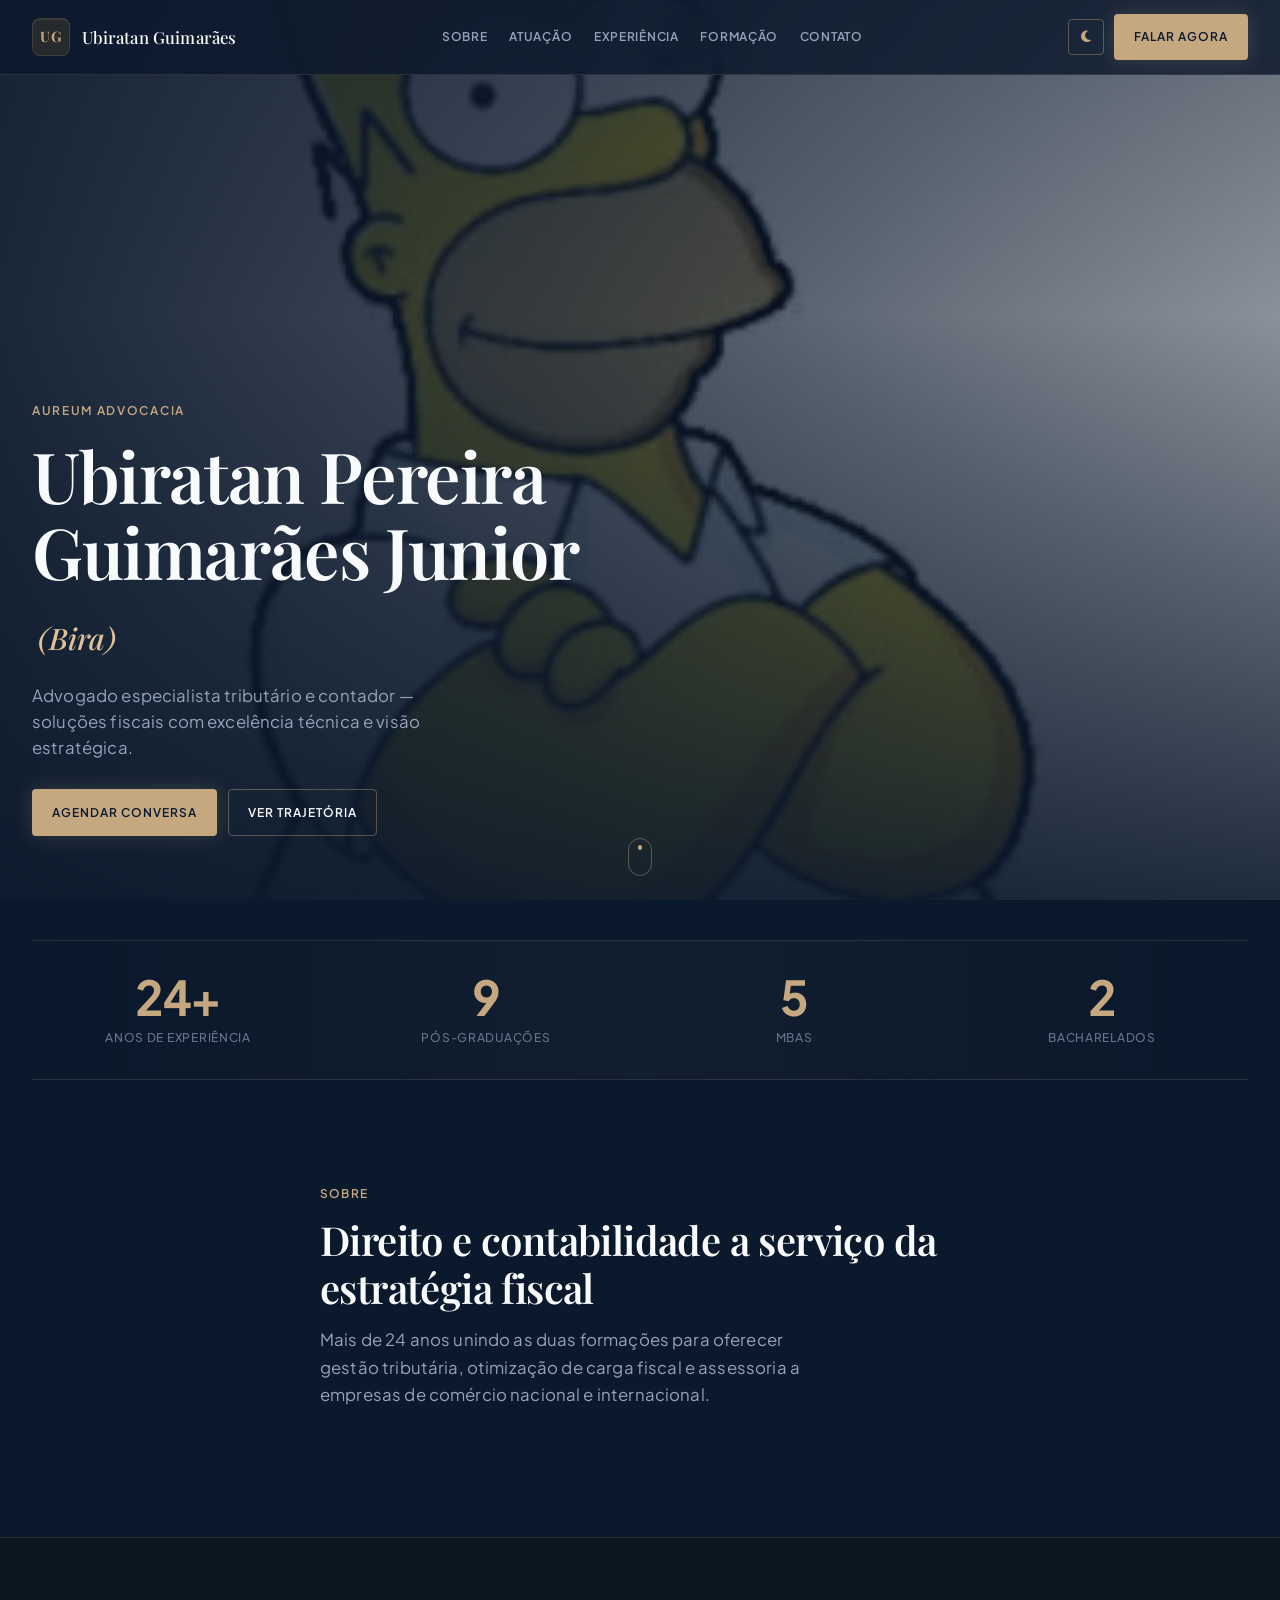
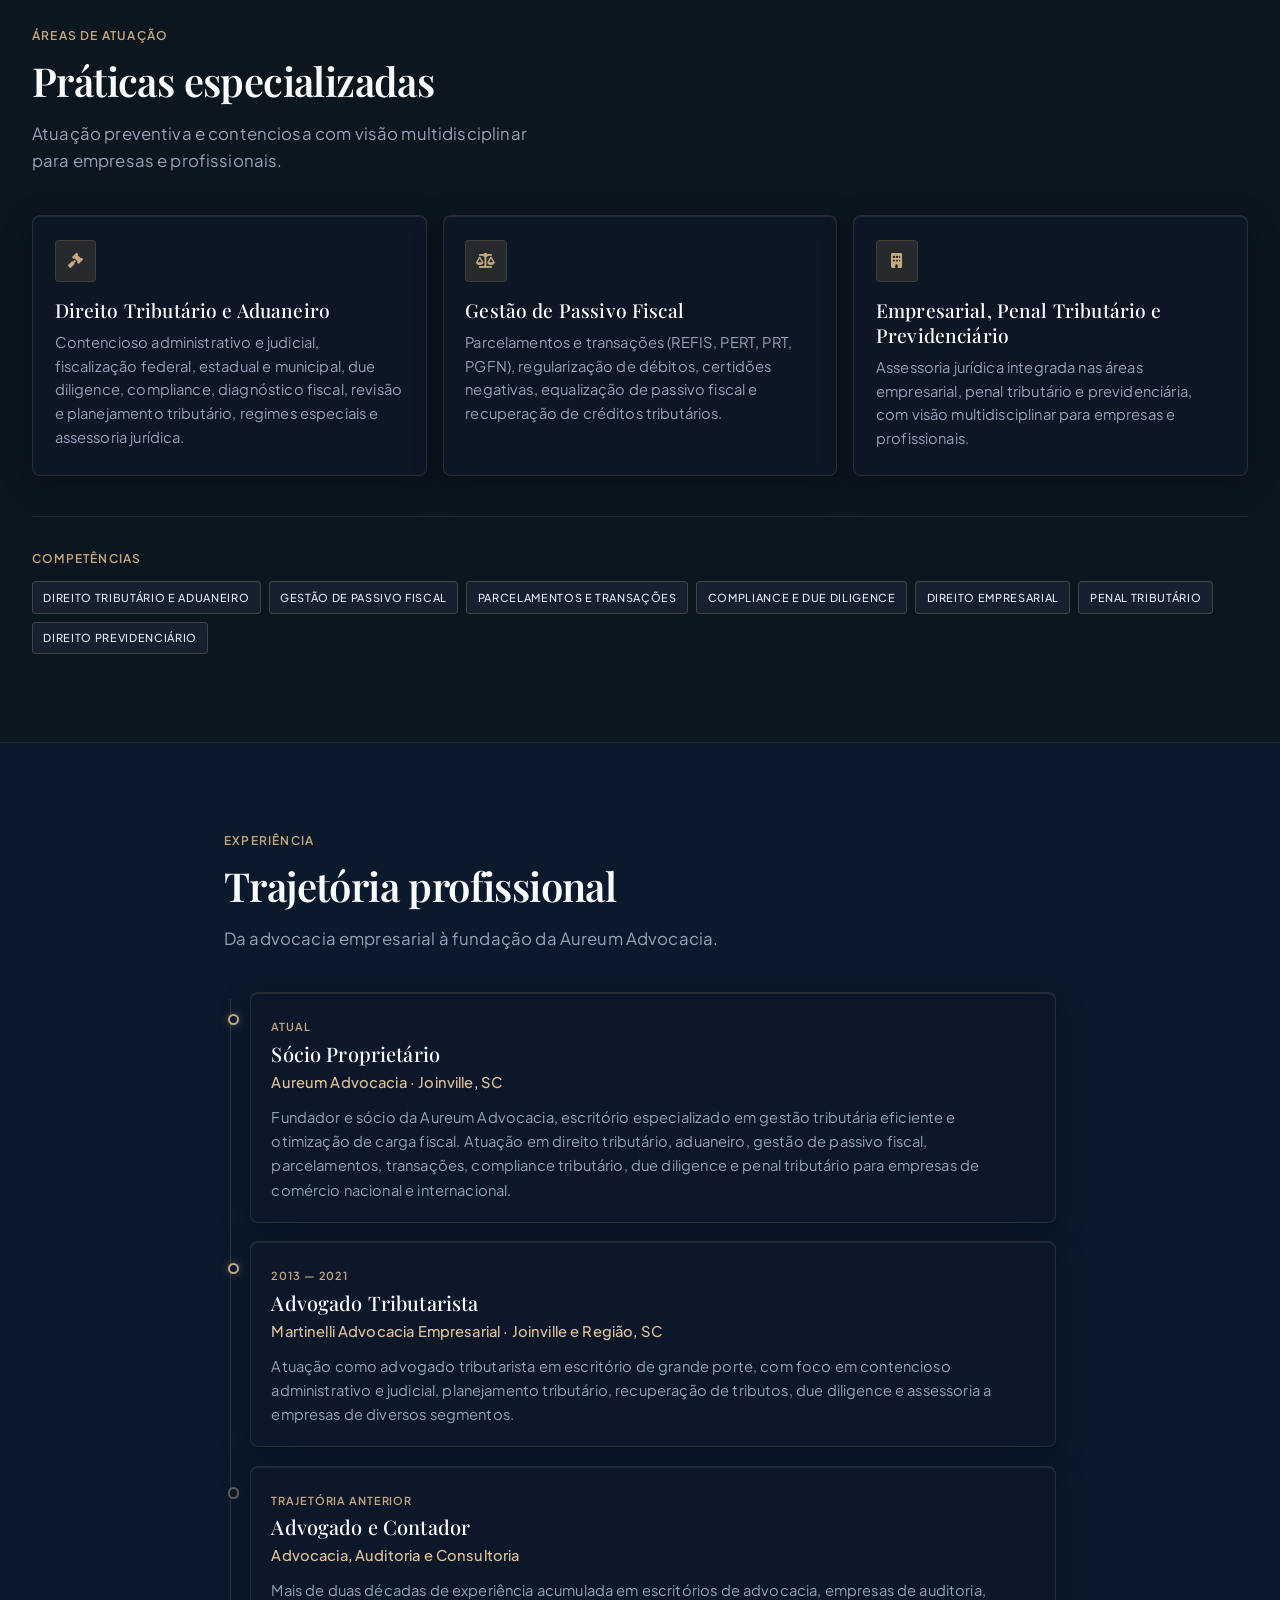
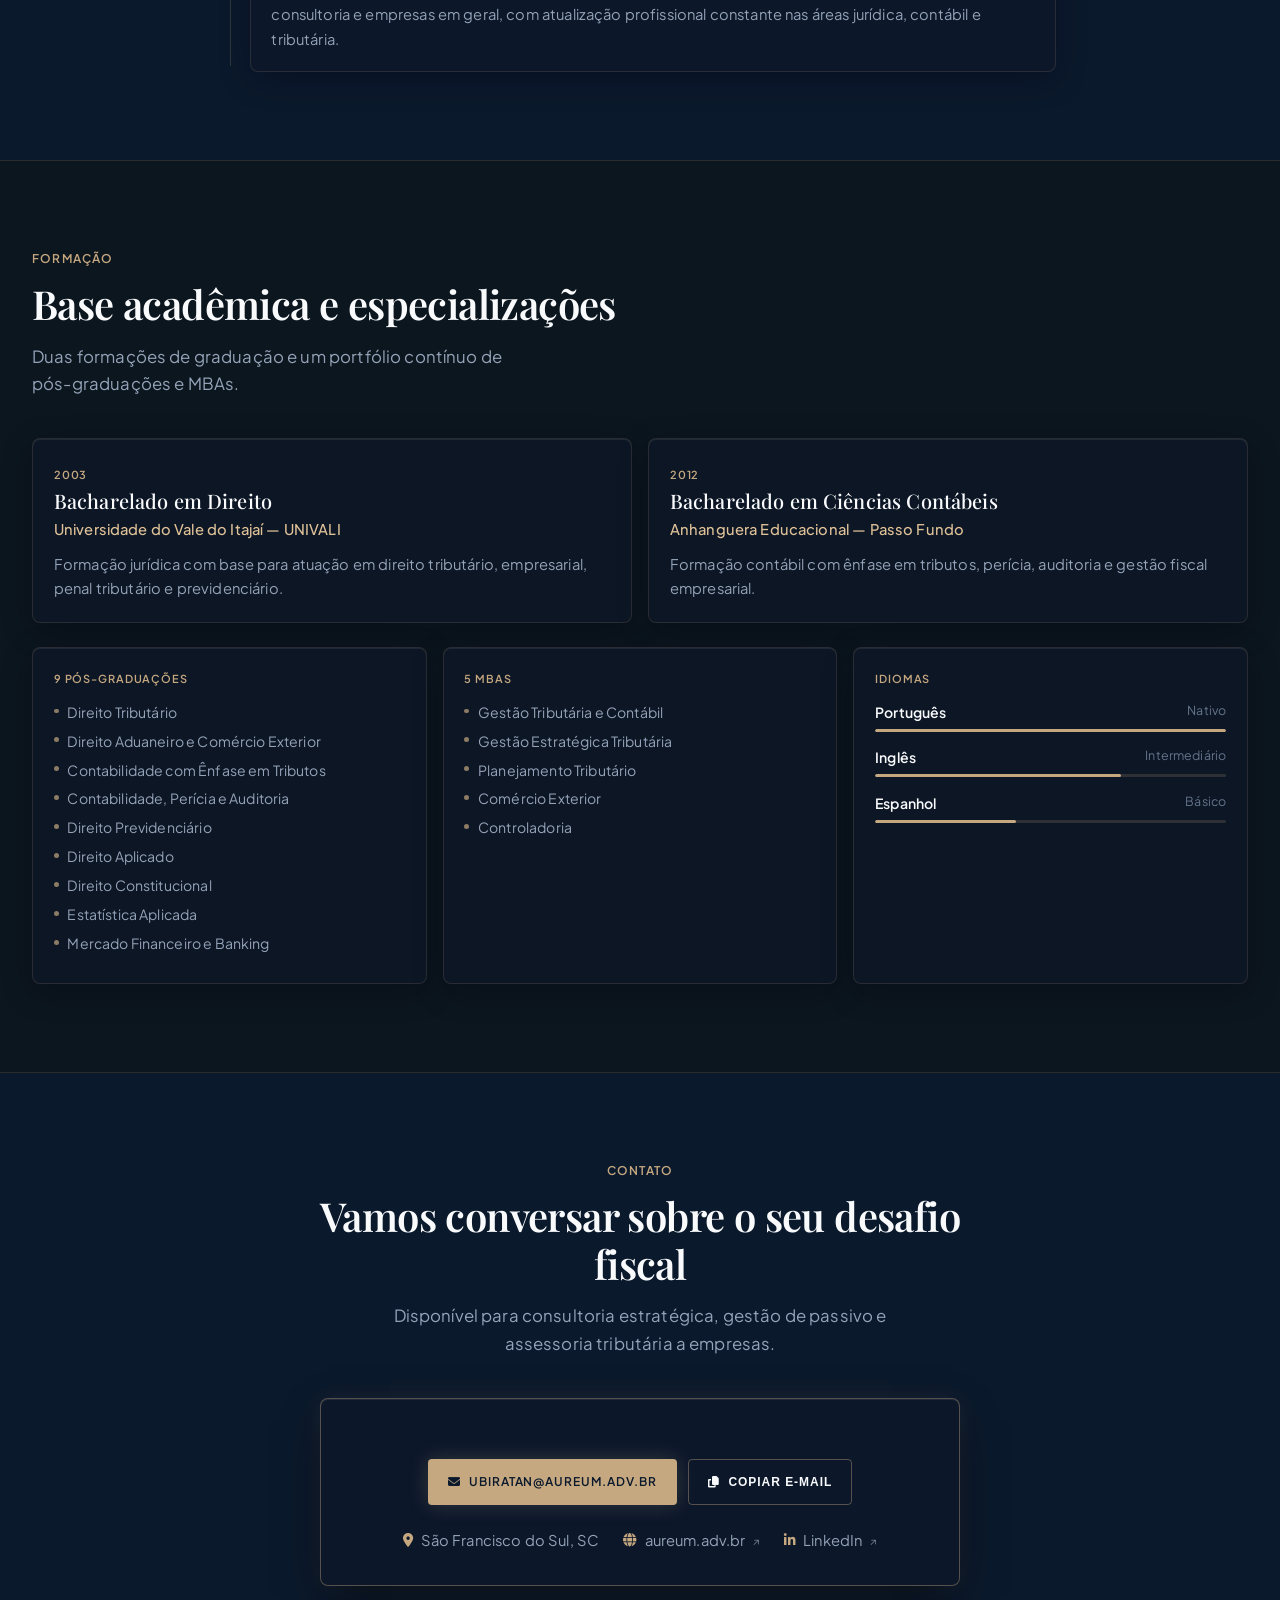
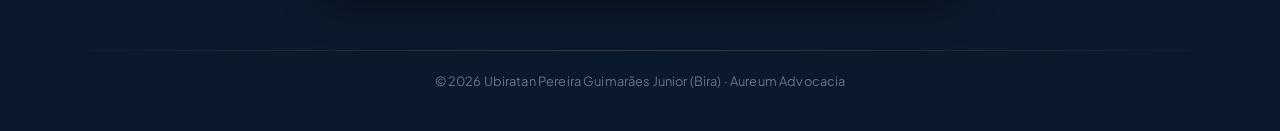
<file: index.html>
<!DOCTYPE html>
<html lang="pt-BR">
<head>
  <meta charset="UTF-8">
  <meta name="viewport" content="width=device-width, initial-scale=1.0">
  <title>Ubiratan Pereira Guimarães Junior (Bira) · Aureum Advocacia</title>
  <meta name="description" content="Advogado especialista tributário e contador. Sócio proprietário da Aureum Advocacia — gestão tributária, passivo fiscal e assessoria a empresas.">
  <link rel="preconnect" href="https://fonts.googleapis.com">
  <link rel="preconnect" href="https://fonts.gstatic.com" crossorigin>
  <link href="https://fonts.googleapis.com/css2?family=Playfair+Display:ital,wght@0,500;0,600;0,700;1,500&family=Plus+Jakarta+Sans:ital,wght@0,400;0,500;0,600;0,700;1,400&display=swap" rel="stylesheet">
  <link rel="stylesheet" href="https://cdnjs.cloudflare.com/ajax/libs/font-awesome/6.5.1/css/all.min.css">
  <link rel="stylesheet" href="styles.css">
  <script>
    (function () {
      const theme = localStorage.getItem('cv-theme') || 'dark';
      document.documentElement.setAttribute('data-theme', theme);
      document.documentElement.classList.add('js');
    })();
  </script>
</head>
<body>

  <div class="ambient" aria-hidden="true"></div>

  <header class="topbar">
    <div class="topbar-inner">
      <a class="brand" href="#inicio">
        <span class="brand-mark">UG</span>
        <span class="brand-name">Ubiratan Guimarães</span>
      </a>

      <nav class="nav" aria-label="Seções">
        <a href="#sobre">Sobre</a>
        <a href="#atuacao">Atuação</a>
        <a href="#experiencia">Experiência</a>
        <a href="#formacao">Formação</a>
        <a href="#contato">Contato</a>
      </nav>

      <div class="topbar-actions">
        <button class="theme-toggle" id="themeToggle" aria-label="Alternar tema claro e escuro" title="Alternar tema">
          <i class="fas fa-moon theme-icon-dark"></i>
          <i class="fas fa-sun theme-icon-light"></i>
        </button>
        <a class="btn btn-primary btn-nav" href="mailto:ubiratan@aureum.adv.br">Falar agora</a>
        <button class="nav-toggle" id="navToggle" aria-label="Abrir menu" aria-expanded="false" aria-controls="mobileNav">
          <i class="fas fa-bars"></i>
        </button>
      </div>
    </div>

    <nav class="mobile-nav" id="mobileNav" hidden>
      <a href="#sobre">Sobre</a>
      <a href="#atuacao">Atuação</a>
      <a href="#experiencia">Experiência</a>
      <a href="#formacao">Formação</a>
      <a href="#contato">Contato</a>
    </nav>
  </header>

  <main>
    <!-- Hero -->
    <section class="hero" id="inicio">
      <div class="hero-media" aria-hidden="true">
        <img src="foto.png" alt="">
        <div class="hero-scrim"></div>
      </div>

      <div class="hero-content">
        <p class="hero-brand">Aureum Advocacia</p>
        <h1>
          Ubiratan Pereira<br>
          Guimarães Junior
          <span class="nickname">(Bira)</span>
        </h1>
        <p class="hero-lead">Advogado especialista tributário e contador — soluções fiscais com excelência técnica e visão estratégica.</p>
        <div class="cta-row">
          <a class="btn btn-primary" href="#contato">Agendar conversa</a>
          <a class="btn btn-secondary" href="#experiencia">Ver trajetória</a>
        </div>
      </div>

      <a class="scroll-hint" href="#indicadores" aria-label="Rolar para o conteúdo">
        <span></span>
      </a>
    </section>

    <!-- Indicadores -->
    <section class="section section--tight" id="indicadores" aria-label="Indicadores">
      <div class="wrap">
        <div class="metrics-strip" data-animate>
          <div class="metric-item">
            <p class="metric-value">24+</p>
            <p class="metric-label">Anos de experiência</p>
          </div>
          <div class="metric-item">
            <p class="metric-value">9</p>
            <p class="metric-label">Pós-graduações</p>
          </div>
          <div class="metric-item">
            <p class="metric-value">5</p>
            <p class="metric-label">MBAs</p>
          </div>
          <div class="metric-item">
            <p class="metric-value">2</p>
            <p class="metric-label">Bacharelados</p>
          </div>
        </div>
      </div>
    </section>

    <!-- Sobre -->
    <section class="section" id="sobre">
      <div class="wrap wrap--narrow">
        <header class="section-intro" data-animate>
          <p class="eyebrow">Sobre</p>
          <h2>Direito e contabilidade a serviço da estratégia fiscal</h2>
          <p class="section-lead">Mais de 24 anos unindo as duas formações para oferecer gestão tributária, otimização de carga fiscal e assessoria a empresas de comércio nacional e internacional.</p>
        </header>
      </div>
    </section>

    <!-- Atuação -->
    <section class="section section--alt" id="atuacao">
      <div class="wrap">
        <header class="section-intro" data-animate>
          <p class="eyebrow">Áreas de atuação</p>
          <h2>Práticas especializadas</h2>
          <p class="section-lead">Atuação preventiva e contenciosa com visão multidisciplinar para empresas e profissionais.</p>
        </header>

        <div class="feature-grid">
          <article class="feature" data-animate>
            <div class="feature-icon" aria-hidden="true"><i class="fas fa-gavel"></i></div>
            <h3>Direito Tributário e Aduaneiro</h3>
            <p>Contencioso administrativo e judicial, fiscalização federal, estadual e municipal, due diligence, compliance, diagnóstico fiscal, revisão e planejamento tributário, regimes especiais e assessoria jurídica.</p>
          </article>

          <article class="feature" data-animate>
            <div class="feature-icon" aria-hidden="true"><i class="fas fa-scale-balanced"></i></div>
            <h3>Gestão de Passivo Fiscal</h3>
            <p>Parcelamentos e transações (REFIS, PERT, PRT, PGFN), regularização de débitos, certidões negativas, equalização de passivo fiscal e recuperação de créditos tributários.</p>
          </article>

          <article class="feature" data-animate>
            <div class="feature-icon" aria-hidden="true"><i class="fas fa-building"></i></div>
            <h3>Empresarial, Penal Tributário e Previdenciário</h3>
            <p>Assessoria jurídica integrada nas áreas empresarial, penal tributário e previdenciária, com visão multidisciplinar para empresas e profissionais.</p>
          </article>
        </div>

        <div class="competencias" data-animate>
          <p class="eyebrow">Competências</p>
          <div class="badge-stack">
            <span class="badge">Direito Tributário e Aduaneiro</span>
            <span class="badge">Gestão de Passivo Fiscal</span>
            <span class="badge">Parcelamentos e Transações</span>
            <span class="badge">Compliance e Due Diligence</span>
            <span class="badge">Direito Empresarial</span>
            <span class="badge">Penal Tributário</span>
            <span class="badge">Direito Previdenciário</span>
          </div>
        </div>
      </div>
    </section>

    <!-- Experiência -->
    <section class="section" id="experiencia">
      <div class="wrap wrap--readable">
        <header class="section-intro" data-animate>
          <p class="eyebrow">Experiência</p>
          <h2>Trajetória profissional</h2>
          <p class="section-lead">Da advocacia empresarial à fundação da Aureum Advocacia.</p>
        </header>

        <div class="timeline">
          <article class="timeline-item" data-animate>
            <span class="timeline-node" aria-hidden="true"></span>
            <div class="timeline-card">
              <span class="job-date">Atual</span>
              <h3>Sócio Proprietário</h3>
              <p class="job-place">Aureum Advocacia · Joinville, SC</p>
              <p>Fundador e sócio da Aureum Advocacia, escritório especializado em gestão tributária eficiente e otimização de carga fiscal. Atuação em direito tributário, aduaneiro, gestão de passivo fiscal, parcelamentos, transações, compliance tributário, due diligence e penal tributário para empresas de comércio nacional e internacional.</p>
            </div>
          </article>

          <article class="timeline-item" data-animate>
            <span class="timeline-node" aria-hidden="true"></span>
            <div class="timeline-card">
              <span class="job-date">2013 — 2021</span>
              <h3>Advogado Tributarista</h3>
              <p class="job-place">Martinelli Advocacia Empresarial · Joinville e Região, SC</p>
              <p>Atuação como advogado tributarista em escritório de grande porte, com foco em contencioso administrativo e judicial, planejamento tributário, recuperação de tributos, due diligence e assessoria a empresas de diversos segmentos.</p>
            </div>
          </article>

          <article class="timeline-item" data-animate>
            <span class="timeline-node timeline-node--muted" aria-hidden="true"></span>
            <div class="timeline-card">
              <span class="job-date">Trajetória anterior</span>
              <h3>Advogado e Contador</h3>
              <p class="job-place">Advocacia, Auditoria e Consultoria</p>
              <p>Mais de duas décadas de experiência acumulada em escritórios de advocacia, empresas de auditoria, consultoria e empresas em geral, com atualização profissional constante nas áreas jurídica, contábil e tributária.</p>
            </div>
          </article>
        </div>
      </div>
    </section>

    <!-- Formação -->
    <section class="section section--alt" id="formacao">
      <div class="wrap">
        <header class="section-intro" data-animate>
          <p class="eyebrow">Formação</p>
          <h2>Base acadêmica e especializações</h2>
          <p class="section-lead">Duas formações de graduação e um portfólio contínuo de pós-graduações e MBAs.</p>
        </header>

        <div class="edu-grid">
          <article class="edu-card" data-animate>
            <span class="job-date">2003</span>
            <h3>Bacharelado em Direito</h3>
            <p class="job-place">Universidade do Vale do Itajaí — UNIVALI</p>
            <p>Formação jurídica com base para atuação em direito tributário, empresarial, penal tributário e previdenciário.</p>
          </article>

          <article class="edu-card" data-animate>
            <span class="job-date">2012</span>
            <h3>Bacharelado em Ciências Contábeis</h3>
            <p class="job-place">Anhanguera Educacional — Passo Fundo</p>
            <p>Formação contábil com ênfase em tributos, perícia, auditoria e gestão fiscal empresarial.</p>
          </article>
        </div>

        <div class="creds-grid" id="cursos">
          <div class="creds-block" data-animate>
            <p class="rail-kicker">9 pós-graduações</p>
            <ul class="plain-list">
              <li>Direito Tributário</li>
              <li>Direito Aduaneiro e Comércio Exterior</li>
              <li>Contabilidade com Ênfase em Tributos</li>
              <li>Contabilidade, Perícia e Auditoria</li>
              <li>Direito Previdenciário</li>
              <li>Direito Aplicado</li>
              <li>Direito Constitucional</li>
              <li>Estatística Aplicada</li>
              <li>Mercado Financeiro e Banking</li>
            </ul>
          </div>
          <div class="creds-block" data-animate>
            <p class="rail-kicker">5 MBAs</p>
            <ul class="plain-list">
              <li>Gestão Tributária e Contábil</li>
              <li>Gestão Estratégica Tributária</li>
              <li>Planejamento Tributário</li>
              <li>Comércio Exterior</li>
              <li>Controladoria</li>
            </ul>
          </div>
          <div class="creds-block" id="idiomas" data-animate>
            <p class="rail-kicker">Idiomas</p>
            <div class="lang-row">
              <div class="lang-meta">
                <strong>Português</strong>
                <span>Nativo</span>
              </div>
              <div class="lang-bar"><span data-level="100"></span></div>
            </div>
            <div class="lang-row">
              <div class="lang-meta">
                <strong>Inglês</strong>
                <span>Intermediário</span>
              </div>
              <div class="lang-bar"><span data-level="70"></span></div>
            </div>
            <div class="lang-row">
              <div class="lang-meta">
                <strong>Espanhol</strong>
                <span>Básico</span>
              </div>
              <div class="lang-bar"><span data-level="40"></span></div>
            </div>
          </div>
        </div>
      </div>
    </section>

    <!-- Contato -->
    <section class="section section--cta" id="contato">
      <div class="wrap wrap--narrow">
        <header class="section-intro section-intro--center" data-animate>
          <p class="eyebrow">Contato</p>
          <h2>Vamos conversar sobre o seu desafio fiscal</h2>
          <p class="section-lead">Disponível para consultoria estratégica, gestão de passivo e assessoria tributária a empresas.</p>
        </header>

        <div class="cta-panel" data-animate>
          <div class="cta-row cta-row--center">
            <a class="btn btn-primary" href="mailto:ubiratan@aureum.adv.br">
              <i class="fas fa-envelope"></i>
              ubiratan@aureum.adv.br
            </a>
            <button class="btn btn-secondary" type="button" id="copyEmail">
              <i class="fas fa-copy"></i>
              Copiar e-mail
            </button>
          </div>

          <ul class="contact-links">
            <li>
              <i class="fas fa-location-dot"></i>
              São Francisco do Sul, SC
            </li>
            <li>
              <a href="https://aureum.adv.br" target="_blank" rel="noopener noreferrer">
                <i class="fas fa-globe"></i>
                aureum.adv.br
                <span class="ext" aria-hidden="true">↗</span>
              </a>
            </li>
            <li>
              <a href="https://www.linkedin.com/in/advogadoespecialistatribut%C3%A1rioubiratanpereiraguimar%C3%A3esjunior/" target="_blank" rel="noopener noreferrer">
                <i class="fab fa-linkedin-in"></i>
                LinkedIn
                <span class="ext" aria-hidden="true">↗</span>
              </a>
            </li>
          </ul>
        </div>
      </div>
    </section>
  </main>

  <footer class="site-footer">
    <div class="wrap footer-inner">
      <div class="divider" aria-hidden="true"></div>
      <p>© 2026 Ubiratan Pereira Guimarães Junior (Bira) · Aureum Advocacia</p>
    </div>
  </footer>

  <div class="toast" id="toast" role="status" aria-live="polite">
    <i class="fas fa-check-circle"></i>
    <span id="toastMsg">E-mail copiado</span>
  </div>

  <script src="script.js"></script>
</body>
</html>
</file>
<file: styles.css>
/* ===== Juris Prestige — landing CV ===== */
:root,
[data-theme="dark"] {
  --bg: #0b192c;
  --surface: #101415;
  --surface-low: #191c1e;
  --surface-container: #1d2022;
  --surface-high: #272a2c;
  --on-surface: #f8fafc;
  --on-surface-muted: #94a3b8;
  --on-surface-dim: #64748b;
  --gold: #c5a880;
  --gold-soft: #e0c298;
  --gold-border: rgba(197, 168, 128, 0.15);
  --gold-border-strong: rgba(197, 168, 128, 0.4);
  --glass: rgba(15, 23, 42, 0.65);
  --glass-hover: rgba(30, 41, 59, 0.85);
  --track: rgba(197, 168, 128, 0.18);
  --fill: #c5a880;
  --shadow-card: 0 8px 32px -4px rgba(2, 6, 23, 0.45);
  --shadow-hover: 0 16px 40px -8px rgba(0, 0, 0, 0.6), 0 0 24px -2px rgba(197, 168, 128, 0.12);
  --inset: inset 0 1px 0 0 rgba(255, 255, 255, 0.08);
  --ambient: rgba(197, 168, 128, 0.04);
  --topbar: rgba(11, 25, 44, 0.82);
  --section-alt: rgba(16, 20, 21, 0.55);
  --radius-sm: 0.25rem;
  --radius: 0.5rem;
  --gutter: 2rem;
  --gutter-m: 1.25rem;
  --max: 76rem;
  --readable: 46rem;
}

[data-theme="light"] {
  --bg: #f1f4f7;
  --surface: #e8edf2;
  --surface-low: #ffffff;
  --surface-container: #ffffff;
  --surface-high: #e2e8ef;
  --on-surface: #0b192c;
  --on-surface-muted: #475569;
  --on-surface-dim: #64748b;
  --gold: #8a6d3f;
  --gold-soft: #a8844f;
  --gold-border: rgba(138, 109, 63, 0.22);
  --gold-border-strong: rgba(138, 109, 63, 0.45);
  --glass: rgba(255, 255, 255, 0.78);
  --glass-hover: rgba(255, 255, 255, 0.95);
  --track: rgba(11, 25, 44, 0.12);
  --fill: #8a6d3f;
  --shadow-card: 0 8px 28px -6px rgba(15, 23, 42, 0.1);
  --shadow-hover: 0 14px 36px -8px rgba(15, 23, 42, 0.16);
  --inset: inset 0 1px 0 0 rgba(255, 255, 255, 0.9);
  --ambient: rgba(197, 168, 128, 0.1);
  --topbar: rgba(241, 244, 247, 0.9);
  --section-alt: rgba(226, 232, 239, 0.55);
}

*,
*::before,
*::after {
  margin: 0;
  padding: 0;
  box-sizing: border-box;
}

html {
  scroll-behavior: smooth;
}

body {
  font-family: 'Plus Jakarta Sans', sans-serif;
  font-size: 15px;
  line-height: 1.6;
  letter-spacing: 0.01em;
  background: var(--bg);
  color: var(--on-surface);
  min-height: 100vh;
  overflow-x: hidden;
}

a {
  color: inherit;
  text-decoration: none;
}

a:hover {
  color: var(--gold);
}

ul {
  list-style: none;
}

img {
  display: block;
  max-width: 100%;
}

.ambient {
  position: fixed;
  inset: 0;
  pointer-events: none;
  z-index: 0;
  background:
    radial-gradient(circle 900px at 15% -5%, var(--ambient), transparent 70%),
    radial-gradient(circle 700px at 95% 40%, rgba(197, 168, 128, 0.03), transparent 65%),
    var(--bg);
}

.wrap {
  width: min(100% - 2 * var(--gutter), var(--max));
  margin-inline: auto;
}

.wrap--narrow {
  width: min(100% - 2 * var(--gutter), 40rem);
}

.wrap--readable {
  width: min(100% - 2 * var(--gutter), 52rem);
}

/* ===== Topbar ===== */
.topbar {
  position: fixed;
  top: 0;
  left: 0;
  right: 0;
  z-index: 40;
  background: var(--topbar);
  backdrop-filter: blur(20px);
  -webkit-backdrop-filter: blur(20px);
  border-bottom: 1px solid var(--gold-border);
}

.topbar-inner {
  width: min(100% - 2 * var(--gutter), var(--max));
  margin: 0 auto;
  padding: 0.85rem 0;
  display: flex;
  align-items: center;
  justify-content: space-between;
  gap: 1rem;
}

.brand {
  display: flex;
  align-items: center;
  gap: 0.7rem;
  color: var(--on-surface);
}

.brand:hover {
  color: var(--on-surface);
}

.brand-mark {
  width: 2.4rem;
  height: 2.4rem;
  border-radius: var(--radius);
  background: var(--surface-high);
  color: var(--gold);
  font-family: 'Playfair Display', serif;
  font-weight: 700;
  font-size: 0.9rem;
  letter-spacing: 0.04em;
  display: grid;
  place-items: center;
  box-shadow: var(--inset);
  border: 1px solid var(--gold-border);
}

.brand-name {
  font-family: 'Playfair Display', serif;
  font-size: 1.05rem;
  font-weight: 500;
}

.nav {
  display: flex;
  align-items: center;
  gap: 1.35rem;
}

.nav a {
  font-size: 12px;
  font-weight: 600;
  letter-spacing: 0.06em;
  text-transform: uppercase;
  color: var(--on-surface-muted);
  transition: color 0.2s ease;
}

.nav a:hover,
.nav a.active {
  color: var(--gold);
}

.topbar-actions {
  display: flex;
  align-items: center;
  gap: 0.6rem;
}

.theme-toggle,
.nav-toggle {
  width: 2.25rem;
  height: 2.25rem;
  border-radius: var(--radius-sm);
  border: 1px solid var(--gold-border-strong);
  background: transparent;
  color: var(--gold);
  display: grid;
  place-items: center;
  cursor: pointer;
  transition: background 0.2s ease, box-shadow 0.2s ease;
}

.theme-toggle:hover,
.nav-toggle:hover {
  background: rgba(197, 168, 128, 0.08);
}

.theme-icon-light { display: none; }
[data-theme="light"] .theme-icon-dark { display: none; }
[data-theme="light"] .theme-icon-light { display: block; }

.nav-toggle {
  display: none;
}

.btn-nav {
  padding: 0.55rem 0.9rem;
}

.mobile-nav {
  display: none;
  flex-direction: column;
  gap: 0.25rem;
  padding: 0.5rem var(--gutter) 1rem;
  border-top: 1px solid var(--gold-border);
}

.mobile-nav a {
  padding: 0.7rem 0;
  font-size: 13px;
  font-weight: 600;
  letter-spacing: 0.06em;
  text-transform: uppercase;
  color: var(--on-surface-muted);
  border-bottom: 1px solid var(--gold-border);
}

.mobile-nav:not([hidden]) {
  display: flex;
}

/* ===== Hero ===== */
.hero {
  position: relative;
  z-index: 1;
  min-height: 100vh;
  min-height: 100dvh;
  display: grid;
  align-items: end;
  padding: 7rem var(--gutter) 4rem;
  overflow: hidden;
}

.hero-media {
  position: absolute;
  inset: 0;
  z-index: 0;
}

.hero-media img {
  width: 100%;
  height: 100%;
  object-fit: cover;
  object-position: center 18%;
  filter: grayscale(0.2) contrast(1.05);
  transform: scale(1.02);
  animation: heroKen 18s ease-in-out infinite alternate;
}

@keyframes heroKen {
  from { transform: scale(1.02); }
  to { transform: scale(1.08); }
}

.hero-scrim {
  position: absolute;
  inset: 0;
  background:
    linear-gradient(90deg, rgba(11, 25, 44, 0.92) 0%, rgba(11, 25, 44, 0.72) 42%, rgba(11, 25, 44, 0.35) 100%),
    linear-gradient(180deg, rgba(11, 25, 44, 0.45) 0%, rgba(11, 25, 44, 0.2) 35%, rgba(11, 25, 44, 0.88) 100%);
}

[data-theme="light"] .hero-scrim {
  background:
    linear-gradient(90deg, rgba(241, 244, 247, 0.94) 0%, rgba(241, 244, 247, 0.75) 45%, rgba(241, 244, 247, 0.3) 100%),
    linear-gradient(180deg, rgba(241, 244, 247, 0.35) 0%, rgba(241, 244, 247, 0.15) 40%, rgba(241, 244, 247, 0.9) 100%);
}

.hero-content {
  position: relative;
  z-index: 1;
  width: min(100%, 40rem);
  animation: riseIn 0.9s ease both;
}

.hero-brand {
  font-size: 12px;
  font-weight: 600;
  letter-spacing: 0.14em;
  text-transform: uppercase;
  color: var(--gold);
  margin-bottom: 1rem;
}

.hero h1 {
  font-family: 'Playfair Display', serif;
  font-size: clamp(2.6rem, 6vw, 4.4rem);
  font-weight: 600;
  line-height: 1.08;
  letter-spacing: -0.02em;
  color: var(--on-surface);
}

.hero h1 .nickname {
  display: inline-block;
  margin-left: 0.35rem;
  font-weight: 500;
  font-style: italic;
  font-size: 0.42em;
  letter-spacing: 0;
  color: var(--gold-soft);
  vertical-align: middle;
}

.hero-lead {
  margin-top: 1.15rem;
  max-width: 34ch;
  font-size: 1.05rem;
  line-height: 1.55;
  color: var(--on-surface-muted);
}

.scroll-hint {
  position: absolute;
  bottom: 1.5rem;
  left: 50%;
  transform: translateX(-50%);
  z-index: 2;
  width: 1.5rem;
  height: 2.4rem;
  border: 1px solid var(--gold-border-strong);
  border-radius: 9999px;
  display: grid;
  place-items: start center;
  padding-top: 0.4rem;
}

.scroll-hint span {
  width: 0.3rem;
  height: 0.3rem;
  border-radius: 9999px;
  background: var(--gold);
  animation: scrollDot 1.6s ease infinite;
}

@keyframes scrollDot {
  0% { opacity: 1; transform: translateY(0); }
  100% { opacity: 0; transform: translateY(12px); }
}

@keyframes riseIn {
  from { opacity: 0; transform: translateY(18px); }
  to { opacity: 1; transform: none; }
}

/* ===== Buttons ===== */
.cta-row {
  display: flex;
  flex-wrap: wrap;
  gap: 0.7rem;
  margin-top: 1.75rem;
}

.cta-row--center {
  justify-content: center;
}

.btn {
  display: inline-flex;
  align-items: center;
  justify-content: center;
  gap: 0.5rem;
  padding: 0.8rem 1.2rem;
  border-radius: var(--radius-sm);
  font-size: 12px;
  font-weight: 600;
  letter-spacing: 0.08em;
  text-transform: uppercase;
  border: 1px solid transparent;
  cursor: pointer;
  transition: background 0.2s ease, border-color 0.2s ease, box-shadow 0.2s ease, color 0.2s ease;
}

.btn-primary {
  background: var(--gold);
  color: #0b192c;
  box-shadow: 0 0 20px rgba(197, 168, 128, 0.22);
}

.btn-primary:hover {
  color: #0b192c;
  box-shadow: 0 0 24px rgba(197, 168, 128, 0.38);
}

.btn-secondary {
  background: transparent;
  color: var(--on-surface);
  border-color: var(--gold-border-strong);
}

.btn-secondary:hover {
  background: rgba(197, 168, 128, 0.08);
  border-color: var(--gold);
  color: var(--on-surface);
}

/* ===== Sections ===== */
.section {
  position: relative;
  z-index: 1;
  padding: 5.5rem 0;
}

.section--tight {
  padding: 2.5rem 0 1rem;
}

.section--alt {
  background: var(--section-alt);
  border-block: 1px solid var(--gold-border);
}

.section--cta {
  padding-bottom: 4rem;
}

.section-intro {
  margin-bottom: 2.5rem;
}

.section-intro--center {
  text-align: center;
}

.eyebrow {
  font-size: 12px;
  font-weight: 600;
  letter-spacing: 0.1em;
  text-transform: uppercase;
  color: var(--gold);
  margin-bottom: 0.75rem;
}

.section-intro h2 {
  font-family: 'Playfair Display', serif;
  font-size: clamp(1.75rem, 3.5vw, 2.5rem);
  font-weight: 600;
  line-height: 1.2;
  letter-spacing: -0.015em;
  color: var(--on-surface);
}

.section-lead {
  margin-top: 0.9rem;
  font-size: 1.05rem;
  line-height: 1.65;
  color: var(--on-surface-muted);
  max-width: 42ch;
}

.section-intro--center .section-lead {
  margin-inline: auto;
}

/* ===== Metrics ===== */
.metrics-strip {
  display: grid;
  grid-template-columns: repeat(4, 1fr);
  gap: 1rem;
  padding: 1.5rem 0;
  border-block: 1px solid var(--gold-border);
  background: linear-gradient(90deg, transparent, rgba(197, 168, 128, 0.04), transparent);
}

.metric-item {
  text-align: center;
  padding: 0.5rem;
}

.metric-value {
  font-size: clamp(2rem, 4vw, 3rem);
  font-weight: 700;
  letter-spacing: -0.03em;
  line-height: 1;
  color: var(--gold);
  font-variant-numeric: tabular-nums;
}

.metric-label {
  margin-top: 0.45rem;
  font-size: 12px;
  font-weight: 500;
  letter-spacing: 0.06em;
  text-transform: uppercase;
  color: var(--on-surface-dim);
}

/* ===== Features ===== */
.feature-grid {
  display: grid;
  grid-template-columns: repeat(3, 1fr);
  gap: 1rem;
}

.feature {
  padding: 1.5rem 1.35rem;
  border-radius: var(--radius);
  background: var(--glass);
  backdrop-filter: blur(16px);
  -webkit-backdrop-filter: blur(16px);
  border: 1px solid var(--gold-border);
  box-shadow: var(--shadow-card), var(--inset);
  transition: border-color 0.25s ease, box-shadow 0.25s ease, transform 0.25s ease;
}

.feature:hover {
  border-color: var(--gold-border-strong);
  box-shadow: var(--shadow-hover), var(--inset);
  transform: translateY(-3px);
}

.feature-icon {
  width: 2.6rem;
  height: 2.6rem;
  border-radius: var(--radius-sm);
  background: var(--surface-high);
  color: var(--gold);
  display: grid;
  place-items: center;
  margin-bottom: 1rem;
  border: 1px solid var(--gold-border);
}

.feature h3 {
  font-family: 'Playfair Display', serif;
  font-size: 1.2rem;
  font-weight: 500;
  line-height: 1.3;
  margin-bottom: 0.55rem;
}

.feature p {
  color: var(--on-surface-muted);
  font-size: 0.92rem;
  line-height: 1.6;
}

.competencias {
  margin-top: 2.5rem;
  padding-top: 2rem;
  border-top: 1px solid var(--gold-border);
}

.badge-stack {
  display: flex;
  flex-wrap: wrap;
  gap: 0.5rem;
  margin-top: 0.85rem;
}

.badge {
  padding: 0.4rem 0.65rem;
  border-radius: var(--radius-sm);
  background: rgba(30, 41, 59, 0.6);
  border: 1px solid rgba(197, 168, 128, 0.25);
  color: #e2e8f0;
  font-size: 11px;
  font-weight: 500;
  letter-spacing: 0.06em;
  text-transform: uppercase;
}

[data-theme="light"] .badge {
  background: rgba(30, 41, 59, 0.06);
  color: var(--on-surface);
}

/* ===== Timeline ===== */
.timeline {
  position: relative;
  padding-left: 1.6rem;
  display: flex;
  flex-direction: column;
  gap: 1.15rem;
}

.timeline::before {
  content: '';
  position: absolute;
  left: 0.35rem;
  top: 0.4rem;
  bottom: 0.4rem;
  width: 1px;
  background: rgba(197, 168, 128, 0.2);
}

.timeline-item {
  position: relative;
}

.timeline-node {
  position: absolute;
  left: -1.38rem;
  top: 1.35rem;
  width: 0.7rem;
  height: 0.7rem;
  border-radius: 9999px;
  background: var(--bg);
  border: 2px solid var(--gold);
  box-shadow: 0 0 8px rgba(197, 168, 128, 0.35);
  z-index: 1;
}

.timeline-node--muted {
  border-color: rgba(197, 168, 128, 0.45);
  box-shadow: none;
}

.timeline-card {
  padding: 1.25rem 1.3rem;
  border-radius: var(--radius);
  background: var(--glass);
  backdrop-filter: blur(16px);
  -webkit-backdrop-filter: blur(16px);
  border: 1px solid var(--gold-border);
  box-shadow: var(--shadow-card), var(--inset);
}

.job-date {
  display: inline-block;
  font-size: 11px;
  font-weight: 600;
  letter-spacing: 0.08em;
  text-transform: uppercase;
  color: var(--gold);
  margin-bottom: 0.3rem;
}

.timeline-card h3,
.edu-card h3 {
  font-family: 'Playfair Display', serif;
  font-size: 1.25rem;
  font-weight: 500;
  line-height: 1.3;
}

.job-place {
  margin: 0.25rem 0 0.65rem;
  font-size: 0.92rem;
  font-weight: 500;
  color: var(--gold-soft);
}

.timeline-card p:last-child,
.edu-card p:last-child {
  color: var(--on-surface-muted);
  font-size: 0.92rem;
  line-height: 1.65;
}

/* ===== Education ===== */
.edu-grid {
  display: grid;
  grid-template-columns: repeat(2, 1fr);
  gap: 1rem;
  margin-bottom: 1.5rem;
}

.edu-card,
.creds-block {
  padding: 1.35rem 1.3rem;
  border-radius: var(--radius);
  background: var(--glass);
  backdrop-filter: blur(16px);
  -webkit-backdrop-filter: blur(16px);
  border: 1px solid var(--gold-border);
  box-shadow: var(--shadow-card), var(--inset);
}

.creds-grid {
  display: grid;
  grid-template-columns: repeat(3, 1fr);
  gap: 1rem;
}

.rail-kicker {
  font-size: 11px;
  font-weight: 600;
  letter-spacing: 0.08em;
  text-transform: uppercase;
  color: var(--gold);
  margin-bottom: 0.85rem;
}

.plain-list li {
  position: relative;
  padding-left: 0.85rem;
  font-size: 0.88rem;
  margin-bottom: 0.4rem;
  color: var(--on-surface-muted);
}

.plain-list li::before {
  content: '';
  position: absolute;
  left: 0;
  top: 0.55em;
  width: 0.3rem;
  height: 0.3rem;
  border-radius: 9999px;
  background: var(--gold);
  opacity: 0.7;
}

.lang-row {
  margin-bottom: 0.9rem;
}

.lang-meta {
  display: flex;
  justify-content: space-between;
  gap: 0.75rem;
  font-size: 0.88rem;
  margin-bottom: 0.35rem;
}

.lang-meta strong {
  font-weight: 600;
  color: var(--on-surface);
}

.lang-meta span {
  color: var(--on-surface-dim);
  font-size: 0.78rem;
}

.lang-bar {
  height: 3px;
  background: var(--track);
  border-radius: 9999px;
  overflow: hidden;
}

.lang-bar span {
  display: block;
  height: 100%;
  width: 0;
  background: var(--fill);
  border-radius: 9999px;
  transition: width 1.1s ease;
}

/* ===== Contact CTA ===== */
.cta-panel {
  padding: 2rem 1.5rem;
  border-radius: var(--radius);
  background: var(--glass);
  backdrop-filter: blur(16px);
  -webkit-backdrop-filter: blur(16px);
  border: 1px solid var(--gold-border-strong);
  box-shadow: var(--shadow-hover), var(--inset);
  text-align: center;
}

.contact-links {
  display: flex;
  flex-wrap: wrap;
  justify-content: center;
  gap: 0.75rem 1.5rem;
  margin-top: 1.5rem;
  color: var(--on-surface-muted);
  font-size: 0.92rem;
}

.contact-links li,
.contact-links a {
  display: inline-flex;
  align-items: center;
  gap: 0.45rem;
}

.contact-links i {
  color: var(--gold);
  font-size: 0.85rem;
}

.ext {
  font-size: 0.75em;
  opacity: 0.7;
}

/* ===== Footer ===== */
.site-footer {
  position: relative;
  z-index: 1;
  padding: 0 0 2.5rem;
}

.footer-inner {
  text-align: center;
}

.divider {
  height: 1px;
  margin-bottom: 1.25rem;
  background: linear-gradient(90deg, transparent, rgba(197, 168, 128, 0.25), transparent);
}

.site-footer p {
  font-size: 0.8rem;
  color: var(--on-surface-dim);
}

/* ===== Toast ===== */
.toast {
  position: fixed;
  top: 5rem;
  left: 50%;
  transform: translateX(-50%) translateY(-0.5rem);
  z-index: 50;
  display: inline-flex;
  align-items: center;
  gap: 0.5rem;
  padding: 0.55rem 1rem;
  border-radius: 9999px;
  background: var(--gold);
  color: #0b192c;
  font-size: 12px;
  font-weight: 600;
  letter-spacing: 0.06em;
  text-transform: uppercase;
  box-shadow: var(--shadow-hover);
  opacity: 0;
  pointer-events: none;
  transition: opacity 0.25s ease, transform 0.25s ease;
}

.toast.show {
  opacity: 1;
  transform: translateX(-50%) translateY(0);
}

/* ===== Motion ===== */
.js [data-animate] {
  opacity: 0;
  transform: translateY(18px);
  transition: opacity 0.65s ease, transform 0.65s ease;
}

[data-animate].visible {
  opacity: 1;
  transform: none;
}

@media (prefers-reduced-motion: reduce) {
  *, *::before, *::after {
    animation: none !important;
    transition: none !important;
  }

  .js [data-animate] {
    opacity: 1;
    transform: none;
  }

  .hero-media img {
    transform: none;
  }
}

/* ===== Responsive ===== */
@media (max-width: 1023px) {
  .nav,
  .btn-nav {
    display: none;
  }

  .nav-toggle {
    display: grid;
  }

  .feature-grid,
  .creds-grid {
    grid-template-columns: 1fr;
  }

  .edu-grid,
  .metrics-strip {
    grid-template-columns: 1fr 1fr;
  }

  .brand-name {
    display: none;
  }
}

@media (max-width: 767px) {
  :root {
    --gutter: var(--gutter-m);
  }

  .hero {
    align-items: end;
    padding-top: 6rem;
    padding-bottom: 5rem;
  }

  .hero-scrim {
    background:
      linear-gradient(180deg, rgba(11, 25, 44, 0.35) 0%, rgba(11, 25, 44, 0.55) 40%, rgba(11, 25, 44, 0.94) 100%);
  }

  [data-theme="light"] .hero-scrim {
    background:
      linear-gradient(180deg, rgba(241, 244, 247, 0.25) 0%, rgba(241, 244, 247, 0.55) 45%, rgba(241, 244, 247, 0.95) 100%);
  }

  .hero h1 {
    font-size: 2.35rem;
  }

  .cta-row .btn {
    flex: 1 1 auto;
  }

  .section {
    padding: 4rem 0;
  }

  .metrics-strip {
    gap: 0.5rem;
  }

  .metric-value {
    font-size: 1.75rem;
  }

  .contact-links {
    flex-direction: column;
    align-items: center;
  }
}

@media print {
  .topbar,
  .theme-toggle,
  .scroll-hint,
  .toast,
  .ambient,
  .nav-toggle,
  .mobile-nav {
    display: none !important;
  }

  .hero {
    min-height: auto;
    padding: 2rem 0;
  }

  .hero-media {
    display: none;
  }

  body {
    background: #fff;
    color: #111;
  }

  .feature,
  .timeline-card,
  .edu-card,
  .creds-block,
  .cta-panel {
    box-shadow: none;
    border: 1px solid #ccc;
    backdrop-filter: none;
  }
}
</file>
